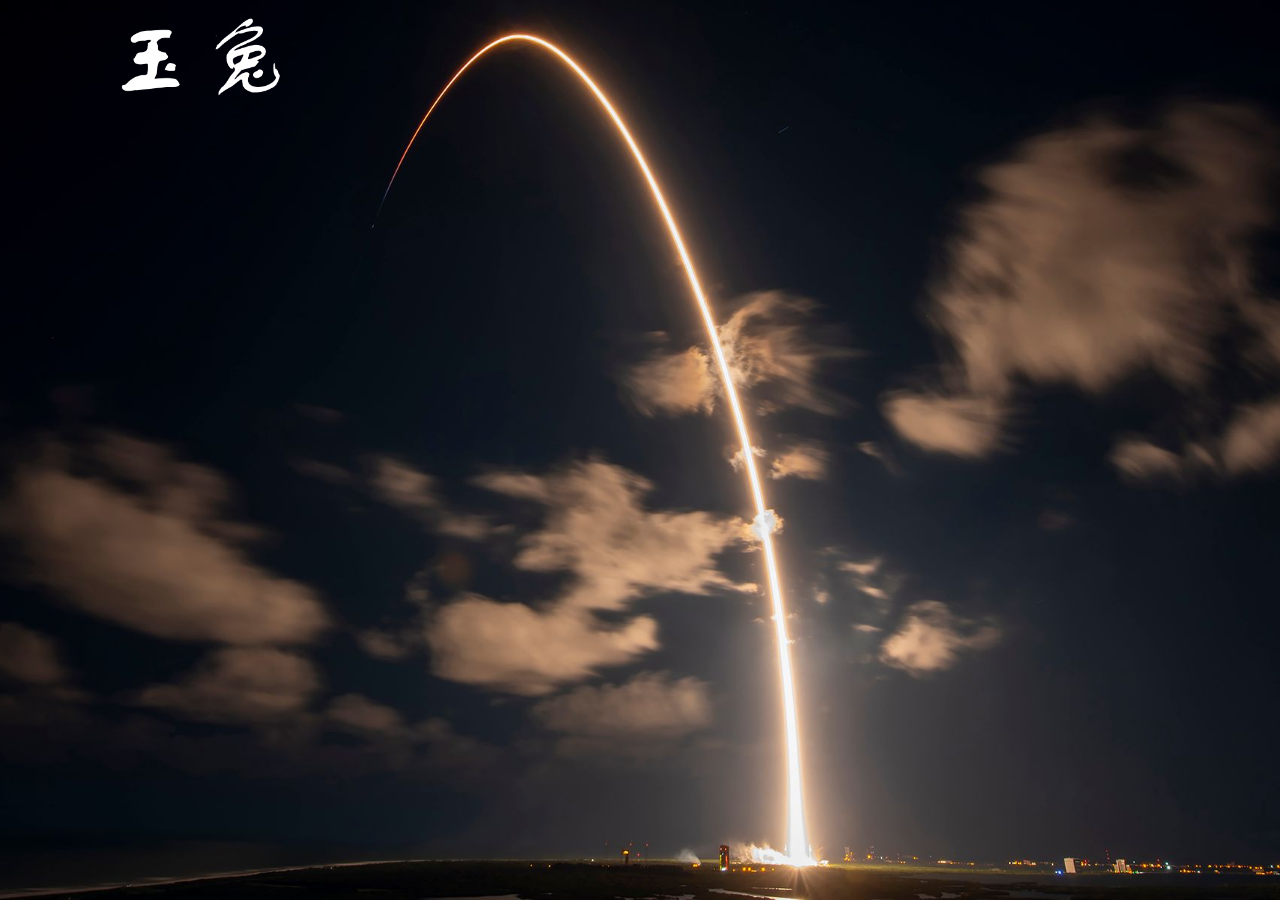
<file: dev/html/index.html>
<!DOCTYPE html>
<html lang="zh-CN">
<head>
    <meta charset="UTF-8">
    <meta name="viewport" content="width=device-width, initial-scale=1.0">
    <title>背景图覆盖示例</title>
    <link rel="stylesheet" href="../css/styles.css">
    <style>
        #logo {
    display: block;
    width: 200px; /* 或其他你希望的宽度 */
    margin-left: 100px;
}
    </style>
</head>
<body>
    <a href="../html/menu.html" class="full-screen-link" target="_blank"></a>
    <div class="content">
        <img src="../data/logo/logo-1.png" alt="Logo" id="logo">
        <!-- 你的页面内容可以放在这里
        <h1>欢迎访问我的网页！</h1> -->
    </div>
</body>
</html>
</file>
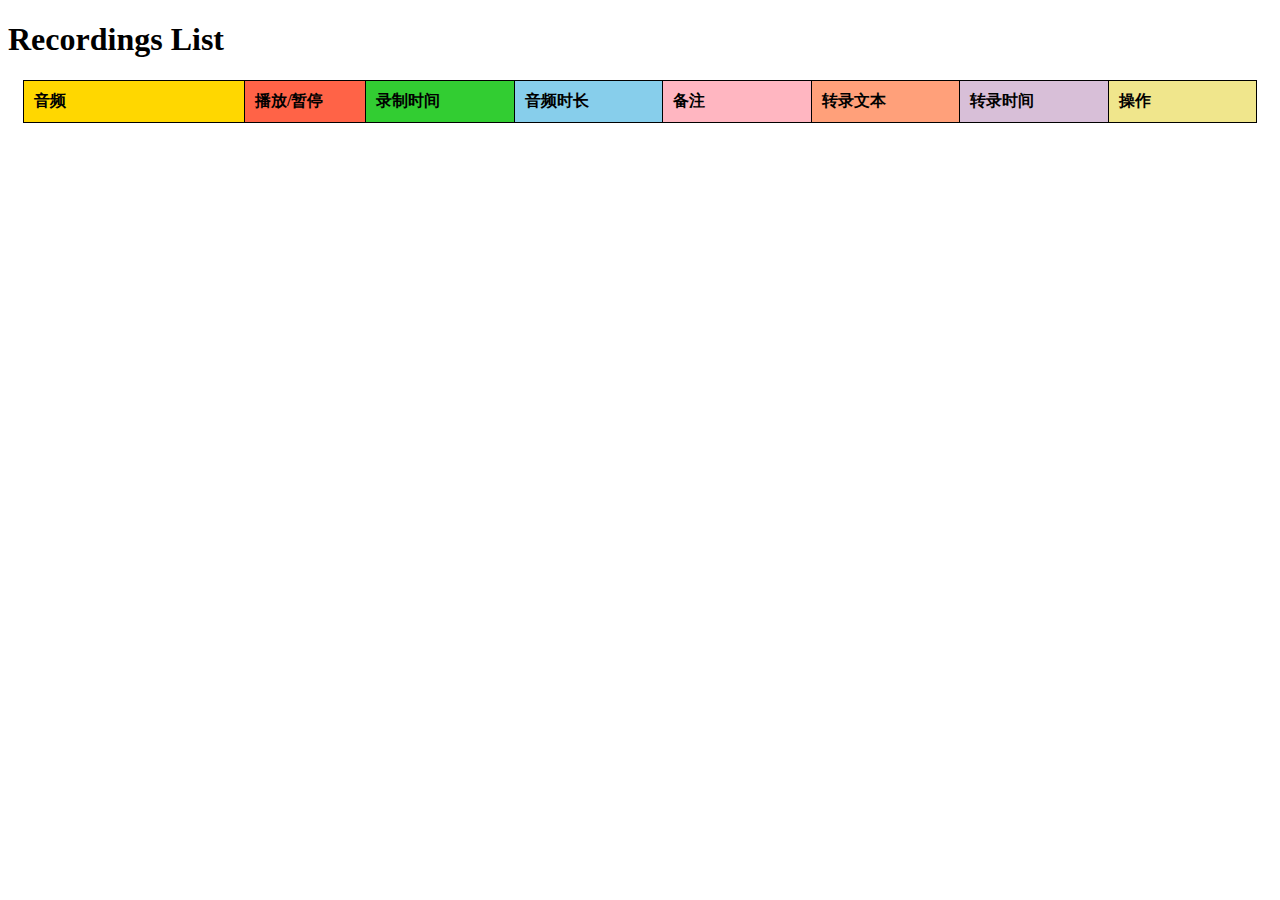
<file: dev/html/recordings.html>
<!DOCTYPE html>
<html lang="en">

<head>
    <meta charset="UTF-8">
    <meta name="viewport" content="width=device-width, initial-scale=1.0">
    <title>Recordings</title>
    <script src="../js/scripts.js"></script>
    <link rel="stylesheet" href="../css/recordingsStyles.css">
</head>

<body>
    <h1>Recordings List</h1>
    <div class="table-container">
        <table>
            <thead>
                <tr>
                    <th class="th-audio">音频</th>
                    <th class="th-play-pause">播放/暂停</th>
                    <th class="th-timestamp">录制时间</th>
                    <th class="th-duration">音频时长</th>
                    <th class="th-notes">备注</th>
                    <th class="th-transcribed-text">转录文本</th>
                    <th class="th-transcription-time">转录时间</th>
                    <th class="th-actions">操作</th>
                </tr>
            </thead>
            <tbody id="recordings-list">
            </tbody>
        </table>
    </div>

</body>

</html>
</file>
<file: dev/css/styles.css>
body, html {
    margin: 0;
    padding: 0;
    height: 100%; /* 确保 body 和 html 元素的高度为 100% */
}

body {
    background-image: url('../data/jpg/Star6_23_101723_DSC_6184_desktop_8765fb12d8.jpg'); /* 替换为你的背景图片路径 */
    background-size: cover;      /* 背景图大小调整为覆盖整个元素 */
    background-repeat: no-repeat; /* 确保背景图不重复 */
    background-position: center center; /* 背景图居中 */
    background-attachment: fixed; /* 背景图固定 */
    font-family: Arial, sans-serif; /* 示例字体 */
}



.full-screen-link {
    position: absolute; /* 使用绝对定位 */
    top: 0;
    left: 0;
    width: 100%;
    height: 100%;
    z-index: 1;        /* 确保这个链接在内容之上 */
}
</file>
<file: dev/css/recordingsStyles.css>
.table-container {
    margin-left: 15px;
    margin-right: 15px;
    width: calc(100% - 15px - 15px); 
}

table {
    width: 100%;
    border-collapse: collapse;
    box-sizing: border-box;  
}

    

    table,
    th,
    td {
        width: 100%;
        /* 整个表格宽度为100% */    
        table-layout: fixed;
        /* 固定布局 */
    }


    table,
    th,
    td {
        border: 1px solid black;
    }



    th,
    td {
        padding: 10px;
        text-align: left;
        width: 100%;
    }

    tb{
        vertical-align: middle;
    }

    /* 单独为每个<th>设置样式 */
    .th-audio {
        background-color: #FFD700;
        width: 200px;
    }

    /* 音频 */
    .th-play-pause {
        background-color: #FF6347;
        width: 100px;
        /* text-align: center; */
    }

    /* 播放/暂停 */
    .th-timestamp {
        background-color: #32CD32;
    }

    /* 录制时间 */
    .th-duration {
        background-color: #87CEEB;
    }

    /* 音频时长 */
    .th-notes {
        background-color: #FFB6C1;
    }

    /* 备注 */
    .th-transcribed-text {
        background-color: #FFA07A;
    }

    /* 转录文本 */
    .th-transcription-time {
        background-color: #D8BFD8;
    }

    /* 转录时间 */
    .th-actions {
        background-color: #F0E68C;
    }

    /* 操作 */

    .cell-content {
        width: 100%;
        /* 设置为单元格的宽度 */
        overflow: hidden;
        text-overflow: ellipsis;
        white-space: nowrap;
        /* 确保内容在一行内 */
    }

    .play-icon, .pause-icon {
        width: 30px;
        height: 30px;
        cursor: pointer;  /* 可选：使鼠标悬停时显示为手形，表示它是可点击的 */
    }
</file>
